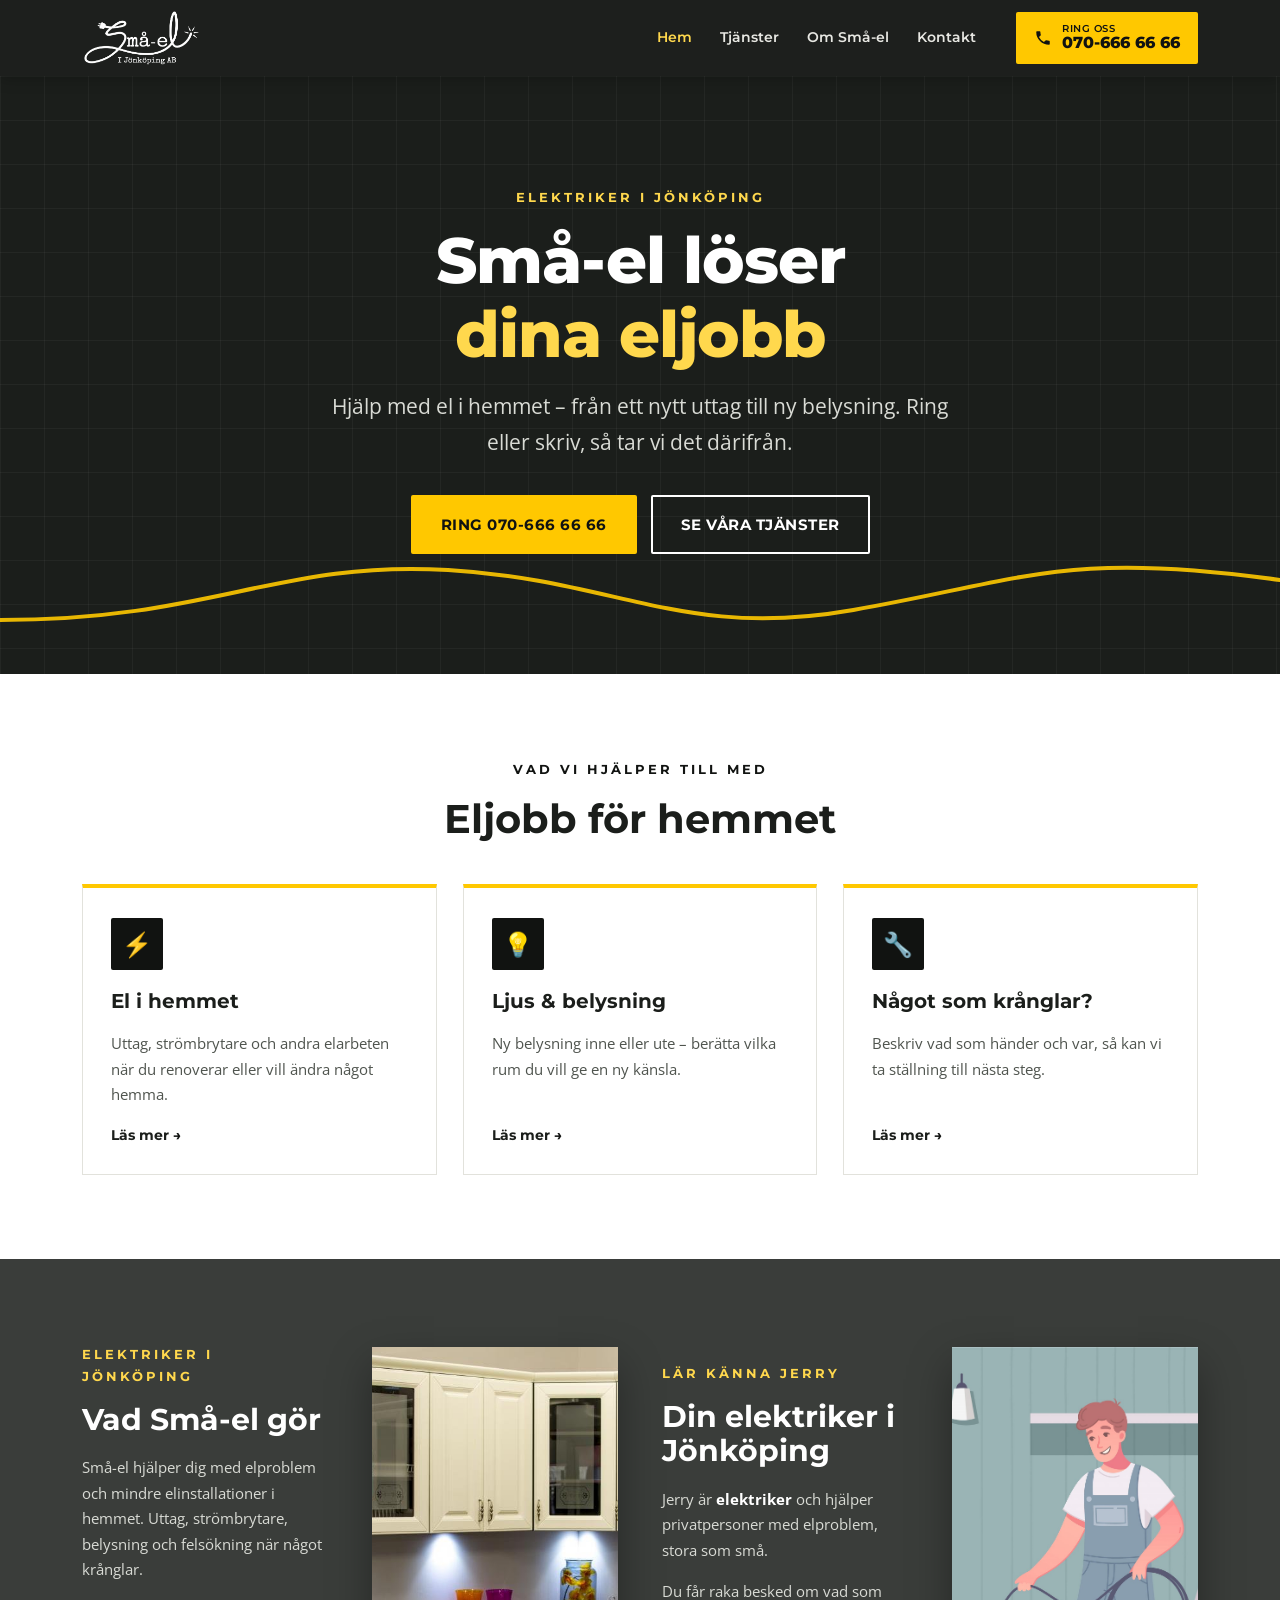
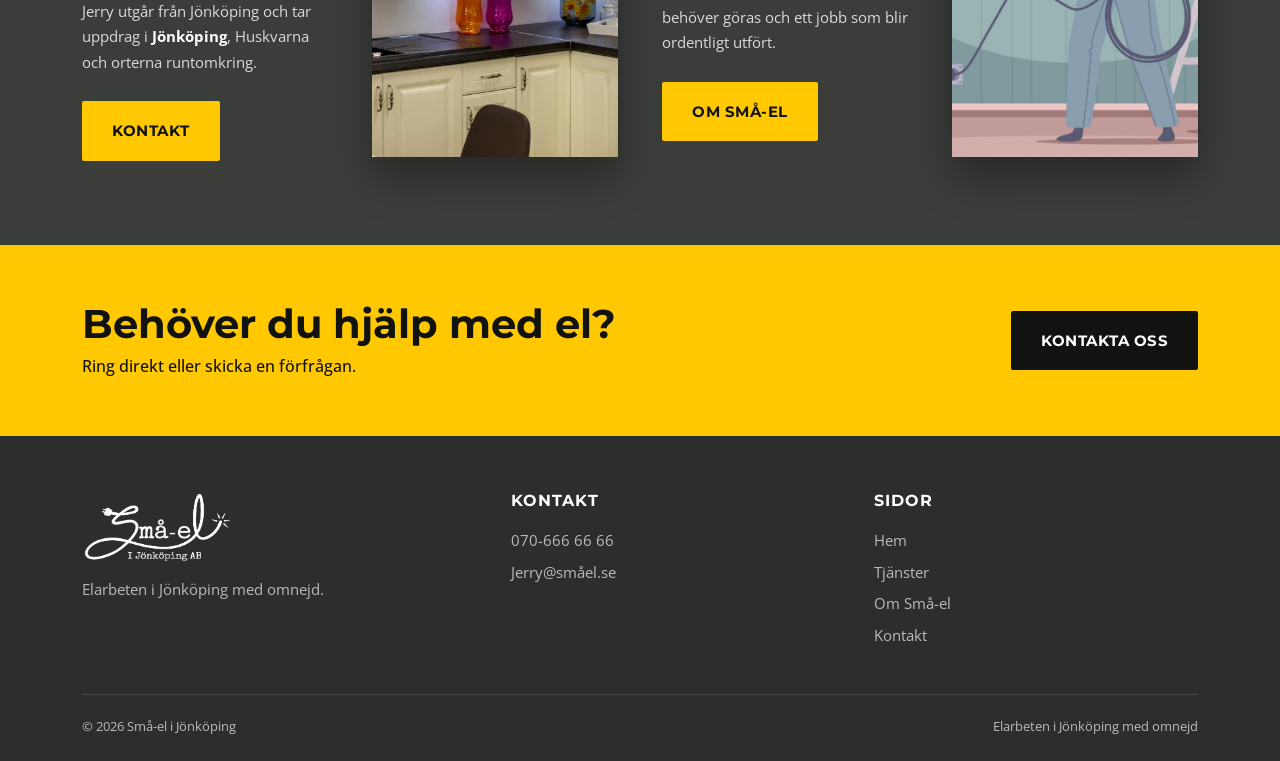
<file: index.html>
<!doctype html>
<html lang="sv">
  <head>
    <meta charset="utf-8" />
    <meta name="viewport" content="width=device-width, initial-scale=1" />
    <meta name="theme-color" content="#111311" />
    <meta
      name="description"
      content="Små-el – elarbeten i Jönköping. Ring 070-666 66 66."
    />
    <title>Små-el i Jönköping · Elektriker</title>
    <link rel="stylesheet" href="style.css" />
    <script src="script.js" defer></script>
  </head>
  <body>
    <header class="header">
      <div class="wrap">
        <a class="brand" href="index.html" aria-label="Små-el, startsida"
          ><img
            class="brand-logo"
            src="assets/sma-el-logo.png"
            alt="Små-el i Jönköping AB"
            width="1817"
            height="866"
        /></a>
        <nav id="navigation" aria-label="Huvudmeny">
          <a href="index.html" aria-current="page">Hem</a
          ><a href="tjanster.html">Tjänster</a><a href="om.html">Om Små-el</a
          ><a href="kontakt.html">Kontakt</a>
        </nav>
        <a class="call" href="tel:+46706666666"
          ><svg viewBox="0 0 24 24" aria-hidden="true">
            <path
              fill="currentColor"
              d="M6.6 10.8a15.1 15.1 0 0 0 6.6 6.6l2.2-2.2a1 1 0 0 1 1-.25 11.4 11.4 0 0 0 3.6.57 1 1 0 0 1 1 1V20a1 1 0 0 1-1 1A17 17 0 0 1 3 4a1 1 0 0 1 1-1h3.5a1 1 0 0 1 1 1c0 1.25.2 2.45.57 3.57a1 1 0 0 1-.25 1z"
            /></svg
          ><span><small>Ring oss</small>070-666 66 66</span></a
        >
        <button
          class="menu-toggle"
          aria-expanded="false"
          aria-controls="navigation"
        >
          Meny
        </button>
      </div>
    </header>
    <main>
      <section class="hero">
        <svg
          class="cable"
          viewBox="0 0 1200 120"
          preserveAspectRatio="none"
          aria-hidden="true"
        >
          <path
            d="M0 90 C200 90 260 30 420 40 S640 110 800 80 1000 20 1200 50"
            fill="none"
            stroke="#ffc800"
            stroke-width="4"
            stroke-linecap="round"
          />
        </svg>
        <div class="wrap">
          <span class="kicker">Elektriker i Jönköping</span>
          <h1>Små-el löser<br /><span>dina eljobb</span></h1>
          <p class="lead">
            Hjälp med el i hemmet – från ett nytt uttag till ny belysning. Ring
            eller skriv, så tar vi det därifrån.
          </p>
          <div class="buttons">
            <a class="button" href="tel:+46706666666">Ring 070-666 66 66</a
            ><a class="button ghost" href="tjanster.html">Se våra tjänster</a>
          </div>
        </div>
      </section>
      <section class="section">
        <div class="wrap">
          <div class="section-head center">
            <span class="kicker">Vad vi hjälper till med</span>
            <h2>Eljobb för hemmet</h2>
          </div>
          <div class="cards">
            <article class="card">
              <div class="icon" aria-hidden="true">⚡</div>
              <h3>El i hemmet</h3>
              <p>
                Uttag, strömbrytare och andra elarbeten när du renoverar eller
                vill ändra något hemma.
              </p>
              <a class="more" href="tjanster.html#el-i-hemmet">Läs mer</a>
            </article>
            <article class="card">
              <div class="icon" aria-hidden="true">💡</div>
              <h3>Ljus &amp; belysning</h3>
              <p>
                Ny belysning inne eller ute – berätta vilka rum du vill ge en ny
                känsla.
              </p>
              <a class="more" href="tjanster.html#belysning">Läs mer</a>
            </article>
            <article class="card">
              <div class="icon" aria-hidden="true">🔧</div>
              <h3>Något som krånglar?</h3>
              <p>
                Beskriv vad som händer och var, så kan vi ta ställning till
                nästa steg.
              </p>
              <a class="more" href="tjanster.html#felsokning">Läs mer</a>
            </article>
          </div>
        </div>
      </section>
      <section class="about-strip">
        <div class="wrap about-grid">
          <div class="about-text reveal">
            <span class="kicker">Elektriker i Jönköping</span>
            <h2>Vad Små-el gör</h2>
            <p>
              Små-el hjälper dig med elproblem och mindre elinstallationer i
              hemmet. Uttag, strömbrytare, belysning och felsökning när något
              krånglar.
            </p>
            <p>
              Jerry utgår från Jönköping och tar uppdrag i
              <strong>Jönköping</strong>, Huskvarna och orterna runtomkring.
            </p>
            <a class="button" href="kontakt.html">Kontakt</a>
          </div>
          <figure class="about-photo reveal">
            <img
              src="assets/kok-belysning.jpg"
              alt="Kök med belysning under överskåpen och svart bänkskiva"
              width="960"
              height="640"
              loading="lazy"
            />
          </figure>
          <div class="about-text reveal">
            <span class="kicker">Lär känna Jerry</span>
            <h2>Din elektriker i Jönköping</h2>
            <p>
              Jerry är <strong>elektriker</strong> och hjälper privatpersoner
              med elproblem, stora som små.
            </p>
            <p>
              Du får raka besked om vad som behöver göras och ett jobb som blir
              ordentligt utfört.
            </p>
            <a class="button" href="om.html">Om Små-el</a>
          </div>
          <figure class="about-photo reveal">
            <img
              src="assets/jerry-tillfallig.jpg"
              alt="Elektriker som arbetar i en elcentral"
              width="798"
              height="1200"
              loading="lazy"
            />
          </figure>
        </div>
      </section>
      <section class="cta-band">
        <div class="wrap">
          <div>
            <h2>Behöver du hjälp med el?</h2>
            <p>Ring direkt eller skicka en förfrågan.</p>
          </div>
          <div class="buttons">
            <a class="button dark" href="kontakt.html">Kontakta oss</a>
          </div>
        </div>
      </section>
    </main>
    <footer>
      <div class="wrap">
        <div class="cols">
          <div>
            <img
              class="brand-logo"
              src="assets/sma-el-logo.png"
              alt="Små-el i Jönköping AB"
              width="1817"
              height="866"
            />
            <p>Elarbeten i Jönköping med omnejd.</p>
          </div>
          <div>
            <h3>Kontakt</h3>
            <ul>
              <li><a href="tel:+46706666666">070-666 66 66</a></li>
              <li><a href="mailto:Jerry@småel.se">Jerry@småel.se</a></li>
            </ul>
          </div>
          <div>
            <h3>Sidor</h3>
            <ul>
              <li><a href="index.html">Hem</a></li>
              <li><a href="tjanster.html">Tjänster</a></li>
              <li><a href="om.html">Om Små-el</a></li>
              <li><a href="kontakt.html">Kontakt</a></li>
            </ul>
          </div>
        </div>
        <div class="bottom">
          <span>© 2026 Små-el i Jönköping</span
          ><span>Elarbeten i Jönköping med omnejd</span>
        </div>
      </div>
    </footer>
  </body>
</html>
</file>
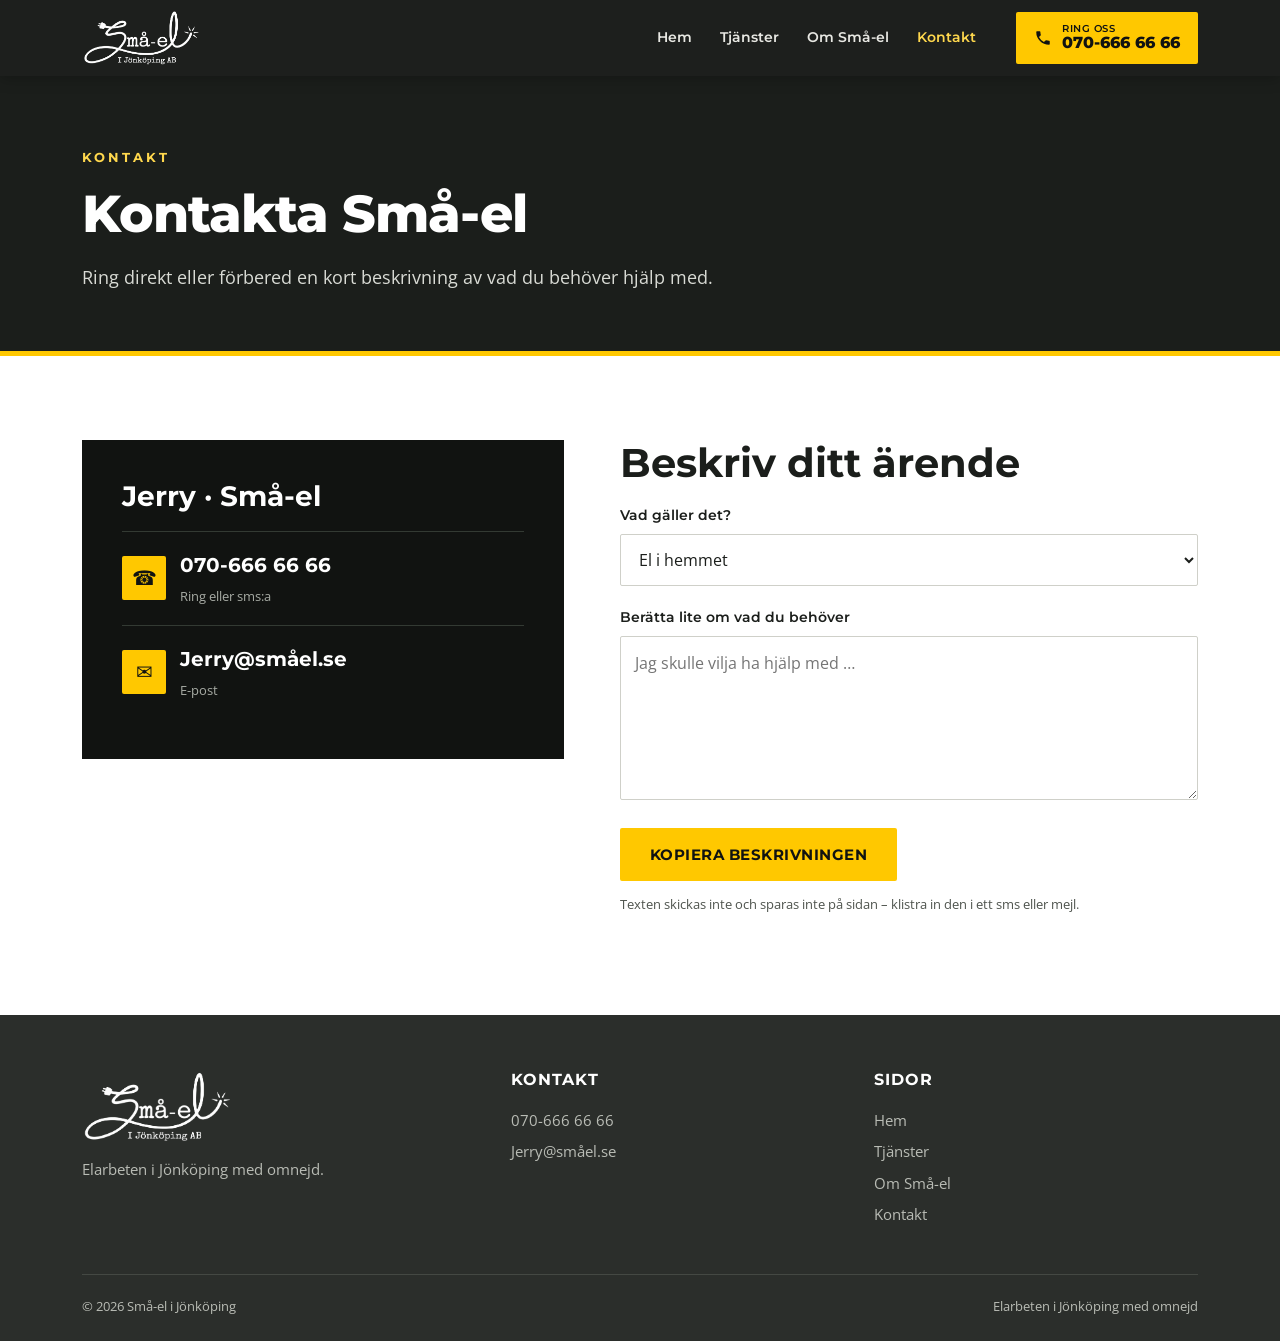
<file: kontakt.html>
<!doctype html>
<html lang="sv">
<head>
  <meta charset="utf-8">
  <meta name="viewport" content="width=device-width, initial-scale=1">
  <meta name="theme-color" content="#111311">
  <meta name="description" content="Kontakta Små-el i Jönköping.">
  <title>Kontakt · Små-el i Jönköping</title>
  <link rel="stylesheet" href="style.css">
  <script src="script.js" defer></script>
</head>
<body>
  <header class="header">
    <div class="wrap">
      <a class="brand" href="index.html" aria-label="Små-el, startsida"><img class="brand-logo" src="assets/sma-el-logo.png" alt="Små-el i Jönköping AB" width="1817" height="866"></a>
      <nav id="navigation" aria-label="Huvudmeny"><a href="index.html">Hem</a><a href="tjanster.html">Tjänster</a><a href="om.html">Om Små-el</a><a href="kontakt.html" aria-current="page">Kontakt</a></nav>
      <a class="call" href="tel:+46706666666"><svg viewBox="0 0 24 24" aria-hidden="true"><path fill="currentColor" d="M6.6 10.8a15.1 15.1 0 0 0 6.6 6.6l2.2-2.2a1 1 0 0 1 1-.25 11.4 11.4 0 0 0 3.6.57 1 1 0 0 1 1 1V20a1 1 0 0 1-1 1A17 17 0 0 1 3 4a1 1 0 0 1 1-1h3.5a1 1 0 0 1 1 1c0 1.25.2 2.45.57 3.57a1 1 0 0 1-.25 1z"/></svg><span><small>Ring oss</small>070-666 66 66</span></a>
      <button class="menu-toggle" aria-expanded="false" aria-controls="navigation">Meny</button>
    </div>
  </header>
  <main>
    <section class="page-hero"><div class="wrap"><span class="kicker">Kontakt</span><h1>Kontakta Små-el</h1><p>Ring direkt eller förbered en kort beskrivning av vad du behöver hjälp med.</p></div></section>
    <section class="section">
      <div class="wrap contact-grid">
        <div class="contact-box">
          <h2>Jerry · Små-el</h2>
          <a class="contact-line" href="tel:+46706666666"><span class="icon" aria-hidden="true">☎</span><span><strong>070-666 66 66</strong><small>Ring eller sms:a</small></span></a>
          <a class="contact-line" href="mailto:Jerry@småel.se"><span class="icon" aria-hidden="true">✉</span><span><strong>Jerry@småel.se</strong><small>E-post</small></span></a>
        </div>
        <form id="project-form">
          <h2>Beskriv ditt ärende</h2>
          <label for="topic">Vad gäller det?</label>
          <select id="topic" name="topic"><option>El i hemmet</option><option>Ljus och belysning</option><option>Något som krånglar</option><option>Annat ärende</option></select>
          <label for="message">Berätta lite om vad du behöver</label>
          <textarea id="message" name="message" rows="5" placeholder="Jag skulle vilja ha hjälp med …"></textarea>
          <button class="button" type="submit">Kopiera beskrivningen</button>
          <p class="form-note">Texten skickas inte och sparas inte på sidan – klistra in den i ett sms eller mejl.</p>
          <p id="form-status" role="status" aria-live="polite"></p>
        </form>
      </div>
    </section>
  </main>
  <footer>
    <div class="wrap">
      <div class="cols">
        <div><img class="brand-logo" src="assets/sma-el-logo.png" alt="Små-el i Jönköping AB" width="1817" height="866"><p>Elarbeten i Jönköping med omnejd.</p></div>
        <div><h3>Kontakt</h3><ul><li><a href="tel:+46706666666">070-666 66 66</a></li><li><a href="mailto:Jerry@småel.se">Jerry@småel.se</a></li></ul></div>
        <div><h3>Sidor</h3><ul><li><a href="index.html">Hem</a></li><li><a href="tjanster.html">Tjänster</a></li><li><a href="om.html">Om Små-el</a></li><li><a href="kontakt.html">Kontakt</a></li></ul></div>
      </div>
      <div class="bottom"><span>© 2026 Små-el i Jönköping</span><span>Elarbeten i Jönköping med omnejd</span></div>
    </div>
  </footer>
</body>
</html>
</file>
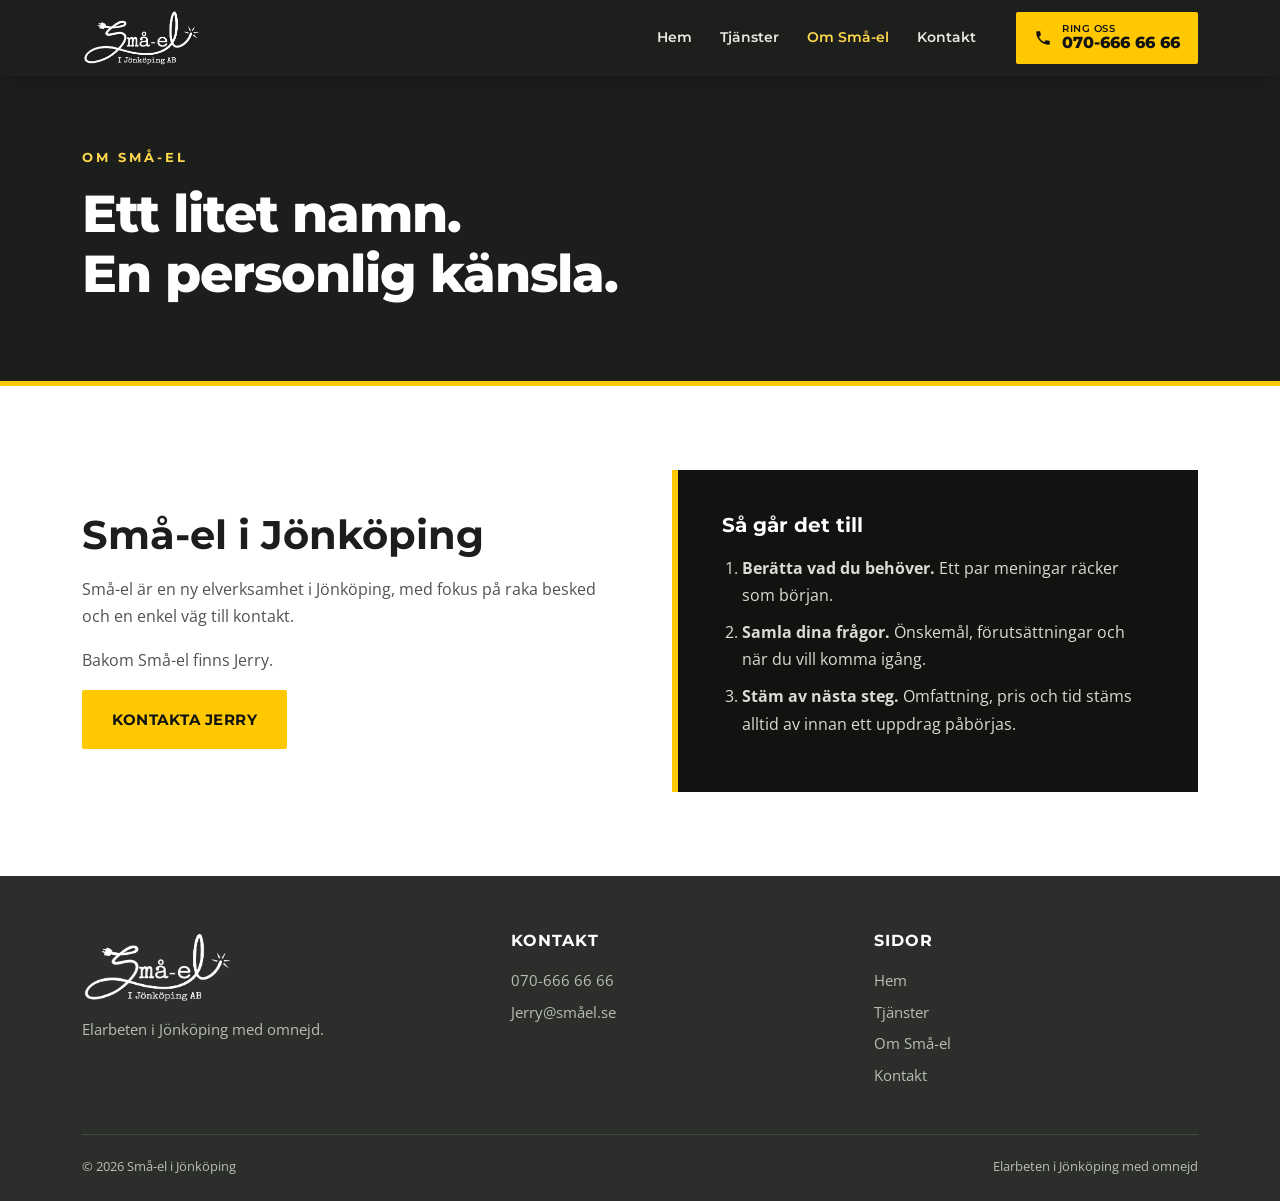
<file: om.html>
<!doctype html>
<html lang="sv">
<head>
  <meta charset="utf-8">
  <meta name="viewport" content="width=device-width, initial-scale=1">
  <meta name="theme-color" content="#111311">
  <meta name="description" content="Om Små-el i Jönköping och hur det går till.">
  <title>Om Små-el · Små-el i Jönköping</title>
  <link rel="stylesheet" href="style.css">
  <script src="script.js" defer></script>
</head>
<body>
  <header class="header">
    <div class="wrap">
      <a class="brand" href="index.html" aria-label="Små-el, startsida"><img class="brand-logo" src="assets/sma-el-logo.png" alt="Små-el i Jönköping AB" width="1817" height="866"></a>
      <nav id="navigation" aria-label="Huvudmeny"><a href="index.html">Hem</a><a href="tjanster.html">Tjänster</a><a href="om.html" aria-current="page">Om Små-el</a><a href="kontakt.html">Kontakt</a></nav>
      <a class="call" href="tel:+46706666666"><svg viewBox="0 0 24 24" aria-hidden="true"><path fill="currentColor" d="M6.6 10.8a15.1 15.1 0 0 0 6.6 6.6l2.2-2.2a1 1 0 0 1 1-.25 11.4 11.4 0 0 0 3.6.57 1 1 0 0 1 1 1V20a1 1 0 0 1-1 1A17 17 0 0 1 3 4a1 1 0 0 1 1-1h3.5a1 1 0 0 1 1 1c0 1.25.2 2.45.57 3.57a1 1 0 0 1-.25 1z"/></svg><span><small>Ring oss</small>070-666 66 66</span></a>
      <button class="menu-toggle" aria-expanded="false" aria-controls="navigation">Meny</button>
    </div>
  </header>
  <main>
    <section class="page-hero"><div class="wrap"><span class="kicker">Om Små-el</span><h1>Ett litet namn.<br>En personlig känsla.</h1></div></section>
    <section class="section">
      <div class="wrap split">
        <div>
          <h2>Små-el i Jönköping</h2>
          <p>Små-el är en ny elverksamhet i Jönköping, med fokus på raka besked och en enkel väg till kontakt.</p>
          <p>Bakom Små-el finns Jerry.</p>
          <a class="button" href="kontakt.html">Kontakta Jerry</a>
        </div>
        <div class="panel">
          <h3>Så går det till</h3>
          <ol>
            <li><strong>Berätta vad du behöver.</strong> Ett par meningar räcker som början.</li>
            <li><strong>Samla dina frågor.</strong> Önskemål, förutsättningar och när du vill komma igång.</li>
            <li><strong>Stäm av nästa steg.</strong> Omfattning, pris och tid stäms alltid av innan ett uppdrag påbörjas.</li>
          </ol>
        </div>
      </div>
    </section>
  </main>
  <footer>
    <div class="wrap">
      <div class="cols">
        <div><img class="brand-logo" src="assets/sma-el-logo.png" alt="Små-el i Jönköping AB" width="1817" height="866"><p>Elarbeten i Jönköping med omnejd.</p></div>
        <div><h3>Kontakt</h3><ul><li><a href="tel:+46706666666">070-666 66 66</a></li><li><a href="mailto:Jerry@småel.se">Jerry@småel.se</a></li></ul></div>
        <div><h3>Sidor</h3><ul><li><a href="index.html">Hem</a></li><li><a href="tjanster.html">Tjänster</a></li><li><a href="om.html">Om Små-el</a></li><li><a href="kontakt.html">Kontakt</a></li></ul></div>
      </div>
      <div class="bottom"><span>© 2026 Små-el i Jönköping</span><span>Elarbeten i Jönköping med omnejd</span></div>
    </div>
  </footer>
</body>
</html>
</file>
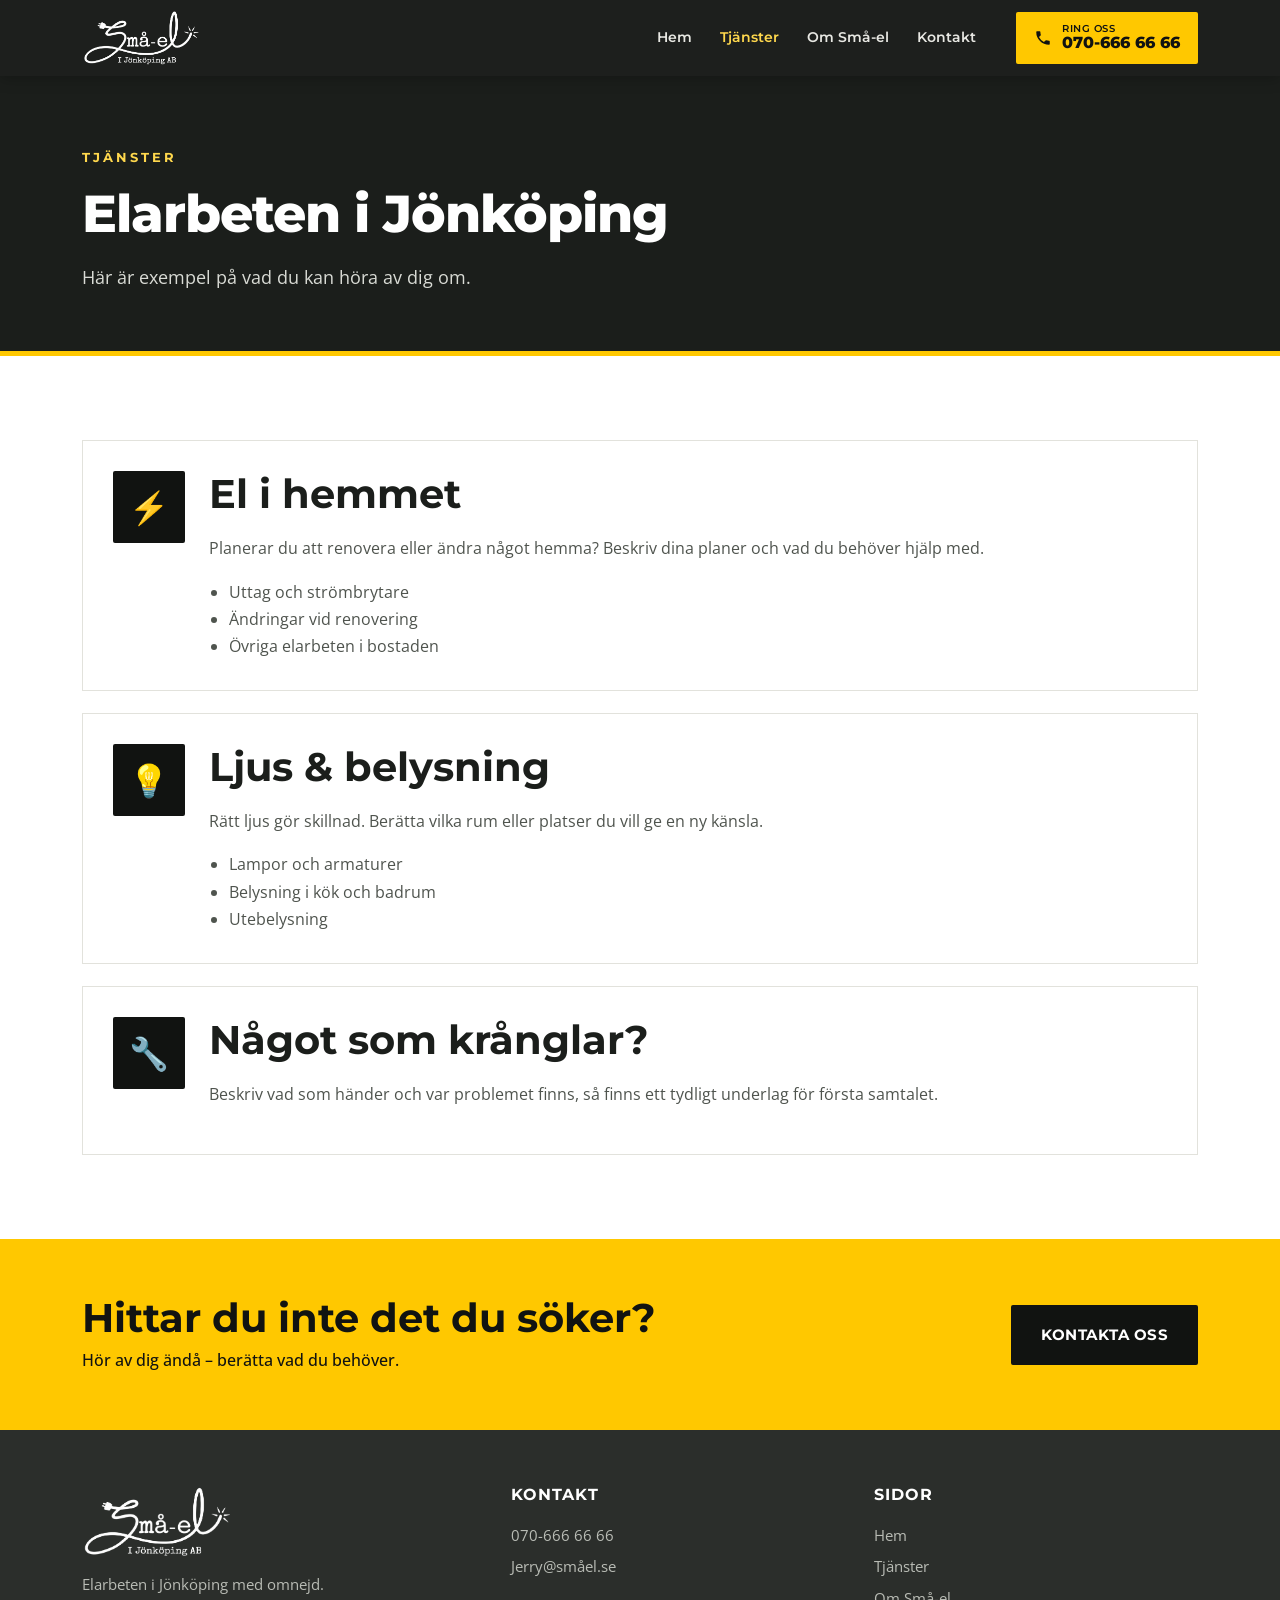
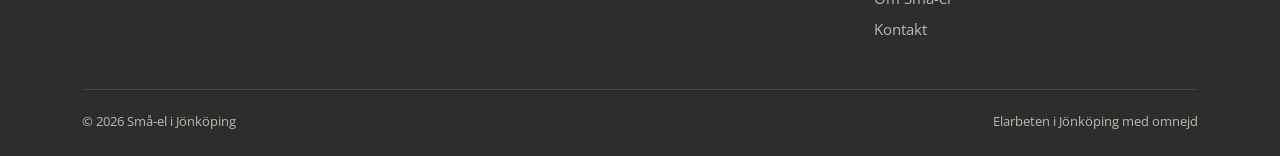
<file: tjanster.html>
<!doctype html>
<html lang="sv">
<head>
  <meta charset="utf-8">
  <meta name="viewport" content="width=device-width, initial-scale=1">
  <meta name="theme-color" content="#111311">
  <meta name="description" content="Elarbeten som Små-el i Jönköping hjälper till med.">
  <title>Tjänster · Små-el i Jönköping</title>
  <link rel="stylesheet" href="style.css">
  <script src="script.js" defer></script>
</head>
<body>
  <header class="header">
    <div class="wrap">
      <a class="brand" href="index.html" aria-label="Små-el, startsida"><img class="brand-logo" src="assets/sma-el-logo.png" alt="Små-el i Jönköping AB" width="1817" height="866"></a>
      <nav id="navigation" aria-label="Huvudmeny"><a href="index.html">Hem</a><a href="tjanster.html" aria-current="page">Tjänster</a><a href="om.html">Om Små-el</a><a href="kontakt.html">Kontakt</a></nav>
      <a class="call" href="tel:+46706666666"><svg viewBox="0 0 24 24" aria-hidden="true"><path fill="currentColor" d="M6.6 10.8a15.1 15.1 0 0 0 6.6 6.6l2.2-2.2a1 1 0 0 1 1-.25 11.4 11.4 0 0 0 3.6.57 1 1 0 0 1 1 1V20a1 1 0 0 1-1 1A17 17 0 0 1 3 4a1 1 0 0 1 1-1h3.5a1 1 0 0 1 1 1c0 1.25.2 2.45.57 3.57a1 1 0 0 1-.25 1z"/></svg><span><small>Ring oss</small>070-666 66 66</span></a>
      <button class="menu-toggle" aria-expanded="false" aria-controls="navigation">Meny</button>
    </div>
  </header>
  <main>
    <section class="page-hero"><div class="wrap"><span class="kicker">Tjänster</span><h1>Elarbeten i Jönköping</h1><p>Här är exempel på vad du kan höra av dig om.</p></div></section>
    <section class="section">
      <div class="wrap service-list">
        <article class="service-row" id="el-i-hemmet"><div class="icon" aria-hidden="true">⚡</div><div><h2>El i hemmet</h2><p>Planerar du att renovera eller ändra något hemma? Beskriv dina planer och vad du behöver hjälp med.</p><ul><li>Uttag och strömbrytare</li><li>Ändringar vid renovering</li><li>Övriga elarbeten i bostaden</li></ul></div></article>
        <article class="service-row" id="belysning"><div class="icon" aria-hidden="true">💡</div><div><h2>Ljus &amp; belysning</h2><p>Rätt ljus gör skillnad. Berätta vilka rum eller platser du vill ge en ny känsla.</p><ul><li>Lampor och armaturer</li><li>Belysning i kök och badrum</li><li>Utebelysning</li></ul></div></article>
        <article class="service-row" id="felsokning"><div class="icon" aria-hidden="true">🔧</div><div><h2>Något som krånglar?</h2><p>Beskriv vad som händer och var problemet finns, så finns ett tydligt underlag för första samtalet.</p></div></article>
      </div>
    </section>
    <section class="cta-band">
      <div class="wrap"><div><h2>Hittar du inte det du söker?</h2><p>Hör av dig ändå – berätta vad du behöver.</p></div><div class="buttons"><a class="button dark" href="kontakt.html">Kontakta oss</a></div></div>
    </section>
  </main>
  <footer>
    <div class="wrap">
      <div class="cols">
        <div><img class="brand-logo" src="assets/sma-el-logo.png" alt="Små-el i Jönköping AB" width="1817" height="866"><p>Elarbeten i Jönköping med omnejd.</p></div>
        <div><h3>Kontakt</h3><ul><li><a href="tel:+46706666666">070-666 66 66</a></li><li><a href="mailto:Jerry@småel.se">Jerry@småel.se</a></li></ul></div>
        <div><h3>Sidor</h3><ul><li><a href="index.html">Hem</a></li><li><a href="tjanster.html">Tjänster</a></li><li><a href="om.html">Om Små-el</a></li><li><a href="kontakt.html">Kontakt</a></li></ul></div>
      </div>
      <div class="bottom"><span>© 2026 Små-el i Jönköping</span><span>Elarbeten i Jönköping med omnejd</span></div>
    </div>
  </footer>
</body>
</html>
</file>
<file: style.css>
@import url('https://fonts.googleapis.com/css2?family=Montserrat:wght@500;600;700;800&family=Open+Sans:wght@400;500;600&display=swap');

:root{
  --black:#111311;
  --dark:#1b1e1b;
  --yellow:#ffc800;
  --yellow-dark:#e6b400;
  --yellow-light:#ffd84d;
  --text:#4f544e;
  --heading:#1b1e1b;
  --light:#f4f4f1;
  --line:#e2e2dc;
  --header-h:76px;
}
*{box-sizing:border-box}
html{scroll-behavior:smooth;scroll-padding-top:calc(var(--header-h) + 16px)}
body{margin:0;background:#fff;color:var(--text);font-family:'Open Sans',Arial,sans-serif;font-size:16px;line-height:1.7}
a{color:inherit}
img{max-width:100%}
h1,h2,h3{font-family:Montserrat,Arial,sans-serif;color:var(--heading);line-height:1.15;margin:0 0 18px}
h1{font-size:clamp(36px,6vw,64px);font-weight:800;letter-spacing:-1px}
h2{font-size:clamp(28px,3.6vw,40px);font-weight:700}
h3{font-size:20px;font-weight:700}
p{margin:0 0 16px}
:focus-visible{outline:3px solid var(--yellow-light);outline-offset:4px}
.wrap{max-width:1180px;margin:0 auto;padding:0 32px}

/* Fast sidhuvud med telefonnummer */
.header{position:sticky;top:0;z-index:50;background:rgba(17,19,17,.95);backdrop-filter:blur(6px);color:#fff;box-shadow:0 2px 14px rgba(0,0,0,.25)}
.header .wrap{height:var(--header-h);display:flex;align-items:center;gap:28px}
.brand{display:block;line-height:0;flex-shrink:0}
.brand-logo{display:block;width:118px;height:auto;filter:invert(1)}
nav{display:flex;gap:4px;margin-left:auto;font-family:Montserrat,Arial,sans-serif;font-weight:600;font-size:14px}
nav a{text-decoration:none;padding:8px 12px;border-radius:2px;color:#e8e8e3}
nav a:hover{color:var(--yellow-light)}
nav a[aria-current="page"]{color:var(--yellow-light)}
.call{display:inline-flex;align-items:center;gap:10px;background:var(--yellow);color:var(--black);text-decoration:none;font-family:Montserrat,Arial,sans-serif;font-weight:800;font-size:16px;padding:11px 18px;border-radius:2px;white-space:nowrap;transition:background .2s}
.call:hover{background:var(--yellow-dark)}
.call svg{width:18px;height:18px;flex-shrink:0}
.call small{display:block;font-size:10px;font-weight:600;letter-spacing:.5px;text-transform:uppercase;line-height:1.1}
.call span{line-height:1.15}
.menu-toggle{display:none;background:transparent;border:1px solid #555a54;color:#fff;border-radius:2px;padding:9px 12px;font:600 13px Montserrat,Arial,sans-serif;cursor:pointer}

/* Knappar */
.button{display:inline-block;background:var(--yellow);color:var(--black);text-decoration:none;font-family:Montserrat,Arial,sans-serif;font-weight:700;font-size:15px;text-transform:uppercase;letter-spacing:.5px;padding:15px 28px;border:2px solid var(--yellow);border-radius:2px;cursor:pointer;transition:background .2s,color .2s}
.button:hover{background:var(--yellow-dark);border-color:var(--yellow-dark)}
.button.ghost{background:transparent;color:#fff;border-color:#fff}
.button.ghost:hover{background:#fff;color:var(--black)}
.button.dark{background:var(--black);border-color:var(--black);color:#fff}
.button.dark:hover{background:#333}
.buttons{display:flex;flex-wrap:wrap;gap:14px}

/* Hero */
.hero{position:relative;background:var(--dark);color:#d9dbd5;overflow:hidden;padding:110px 0 120px;text-align:center}
.hero:before{content:'';position:absolute;inset:0;background-image:linear-gradient(rgba(255,255,255,.04) 1px,transparent 1px),linear-gradient(90deg,rgba(255,255,255,.04) 1px,transparent 1px);background-size:44px 44px}
.hero .cable{position:absolute;left:0;right:0;bottom:24px;width:100%;height:120px;opacity:.9}
.hero .wrap{position:relative}
.hero h1{color:#fff}
.hero h1 span{color:var(--yellow-light)}
.hero .lead{font-size:clamp(17px,2vw,21px);max-width:640px;margin:0 auto 34px}
.hero .buttons{justify-content:center}
.kicker{display:block;font-family:Montserrat,Arial,sans-serif;font-weight:700;font-size:13px;letter-spacing:3px;text-transform:uppercase;color:var(--yellow-light);margin-bottom:16px}

/* Sidrubrik på undersidor */
.page-hero{background:var(--dark);color:#d9dbd5;padding:70px 0 64px;position:relative}
.page-hero:after{content:'';position:absolute;left:0;right:0;bottom:0;height:5px;background:var(--yellow)}
.page-hero h1{color:#fff;font-size:clamp(32px,5vw,52px)}
.page-hero p{max-width:640px;font-size:18px;margin:0}

/* Sektioner */
.section{padding:84px 0}
.section.light{background:var(--light)}
.section-head{max-width:640px;margin-bottom:42px}
.section-head.center{text-align:center;margin-left:auto;margin-right:auto}
.section-head .kicker{color:var(--black)}

/* Fördelar */
.perks{display:grid;grid-template-columns:repeat(3,1fr);gap:24px;list-style:none;padding:0;margin:0}
.perks li{display:flex;gap:14px;align-items:flex-start;font-weight:600;color:var(--heading)}
.perks li:before{content:'✓';flex-shrink:0;display:grid;place-items:center;width:28px;height:28px;border-radius:50%;background:var(--yellow);color:var(--black);font-weight:800;font-size:14px}

/* Kort */
.cards{display:grid;grid-template-columns:repeat(3,1fr);gap:26px}
.card{background:#fff;border:1px solid var(--line);border-top:4px solid var(--yellow);padding:30px 28px 26px;display:flex;flex-direction:column;transition:transform .2s,box-shadow .2s}
.card:hover{transform:translateY(-3px);box-shadow:0 12px 28px rgba(0,0,0,.08)}
.card .icon{width:52px;height:52px;display:grid;place-items:center;background:var(--black);color:var(--yellow-light);font-size:24px;margin-bottom:20px;border-radius:2px}
.card p{font-size:15px;flex-grow:1}
.card .more{font-family:Montserrat,Arial,sans-serif;font-weight:700;font-size:14px;color:var(--heading);text-decoration:none}
.card .more:after{content:' →';color:var(--black)}
.center-cta{text-align:center;margin-top:42px}

/* Delad layout */
.split{display:grid;grid-template-columns:1fr 1fr;gap:64px;align-items:center}
.panel{background:var(--black);color:#d9dbd5;padding:44px;border-left:6px solid var(--yellow)}
.panel h3{color:#fff}
.panel ol{margin:0;padding-left:20px}
.panel li{margin-bottom:10px}

/* Om-remsa på startsidan */
.about-strip{background:#3a3d3a;color:#d9dbd5;padding:84px 0}
.about-grid{display:grid;grid-template-columns:repeat(4,1fr);gap:44px;align-items:center}
.about-text h2{color:#fff;font-size:clamp(24px,2.4vw,30px)}
.about-text p{font-size:15px}
.about-text strong{color:#fff}
.about-text .button{margin-top:10px}
.about-photo{margin:0;aspect-ratio:3/5;overflow:hidden;background:var(--black);box-shadow:0 18px 40px rgba(0,0,0,.35)}
.about-photo img{display:block;width:100%;height:100%;object-fit:cover}
.about-photo:first-of-type img{object-position:42% 50%}
.about-photo:last-child img{object-position:50% 20%}
.js .reveal{opacity:0;transform:translateY(28px);transition:opacity .7s ease,transform .7s ease}
.js .reveal.visible{opacity:1;transform:none}
.js .about-grid .reveal:nth-child(2){transition-delay:.1s}
.js .about-grid .reveal:nth-child(3){transition-delay:.2s}
.js .about-grid .reveal:nth-child(4){transition-delay:.3s}

/* CTA-band */
.cta-band{background:var(--yellow);color:var(--black);padding:56px 0}
.cta-band .wrap{display:flex;align-items:center;justify-content:space-between;gap:30px;flex-wrap:wrap}
.cta-band h2{margin:0;color:var(--black)}
.cta-band p{margin:6px 0 0;font-weight:500}

/* Tjänstesida */
.service-list{display:grid;gap:22px}
.service-row{display:grid;grid-template-columns:72px 1fr;gap:24px;padding:30px;border:1px solid var(--line);background:#fff}
.service-row .icon{width:72px;height:72px;display:grid;place-items:center;background:var(--black);color:var(--yellow-light);font-size:32px;border-radius:2px}
.service-row ul{margin:0;padding-left:20px}

/* Kontakt */
.contact-grid{display:grid;grid-template-columns:1fr 1.2fr;gap:56px;align-items:start}
.contact-box{background:var(--black);color:#d9dbd5;padding:40px}
.contact-box h2{color:#fff;font-size:28px}
.contact-line{display:flex;gap:14px;align-items:center;padding:16px 0;border-top:1px solid #333a33;text-decoration:none}
.contact-line strong{display:block;color:#fff;font-family:Montserrat,Arial,sans-serif;font-size:20px}
.contact-line small{color:#a7aba4}
.contact-line .icon{width:44px;height:44px;display:grid;place-items:center;background:var(--yellow);color:var(--black);font-size:20px;border-radius:2px;flex-shrink:0}
.note{font-size:13px;color:#a7aba4;margin:16px 0 0}
form label{display:block;font-family:Montserrat,Arial,sans-serif;font-weight:600;font-size:14px;color:var(--heading);margin-bottom:6px}
select,textarea,input{width:100%;font:inherit;border:1px solid #cfd0c9;background:#fff;padding:13px 14px;border-radius:2px;margin-bottom:20px;color:var(--heading)}
textarea{min-height:150px;resize:vertical}
.form-note{font-size:13px;color:var(--text);margin:12px 0 0}
#form-status{font-weight:600;color:var(--heading);margin-top:10px}

/* Sidfot */
footer{background:#2b2e2b;color:#b9bcb5;padding:56px 0 24px;font-size:15px}
footer .cols{display:grid;grid-template-columns:1.2fr 1fr 1fr;gap:40px}
footer h3{color:#fff;font-size:16px;text-transform:uppercase;letter-spacing:1px}
footer a{text-decoration:none}
footer a:hover{color:var(--yellow-light)}
footer ul{list-style:none;margin:0;padding:0}
footer li{margin-bottom:6px}
footer .brand-logo{width:150px;margin-bottom:14px}
footer .bottom{border-top:1px solid #444843;margin-top:40px;padding-top:20px;font-size:13px;display:flex;justify-content:space-between;gap:16px;flex-wrap:wrap}

/* Mobil */
@media(max-width:900px){
  .cards{grid-template-columns:1fr 1fr}
  .perks{grid-template-columns:1fr 1fr}
  .split,.contact-grid{grid-template-columns:1fr;gap:36px}
  footer .cols{grid-template-columns:1fr 1fr}
  .about-grid{grid-template-columns:1fr 1fr;gap:36px}
  .about-photo{aspect-ratio:3/4}
}
@media(max-width:760px){
  :root{--header-h:64px}
  .wrap{padding:0 16px}
  .header .wrap{gap:10px}
  .brand-logo{width:92px}
  .menu-toggle{display:block;order:3}
  .call{margin-left:auto;padding:9px 12px;font-size:15px}
  .call small{display:none}
  nav{display:none;position:absolute;top:var(--header-h);left:0;right:0;flex-direction:column;background:var(--black);padding:8px 16px 16px;margin:0;border-top:1px solid #333a33}
  nav.open{display:flex}
  nav a{padding:13px 4px;border-bottom:1px solid #2a2e2a;font-size:16px}
  .hero{padding:72px 0 110px}
  .section{padding:60px 0}
  .cards,.perks{grid-template-columns:1fr}
  .about-strip{padding:60px 0}
  .about-grid{grid-template-columns:1fr}
  .about-photo{aspect-ratio:4/3}
  .service-row{grid-template-columns:1fr;padding:24px}
  .panel,.contact-box{padding:28px 22px}
  footer .cols{grid-template-columns:1fr}
  .button{width:100%;text-align:center}
  .buttons{flex-direction:column}
}
@media(max-width:360px){.call{font-size:13px;padding:8px 9px}.call svg{display:none}}
@media(prefers-reduced-motion:reduce){html{scroll-behavior:auto}*{transition:none!important}.js .reveal{opacity:1;transform:none}}
</file>
